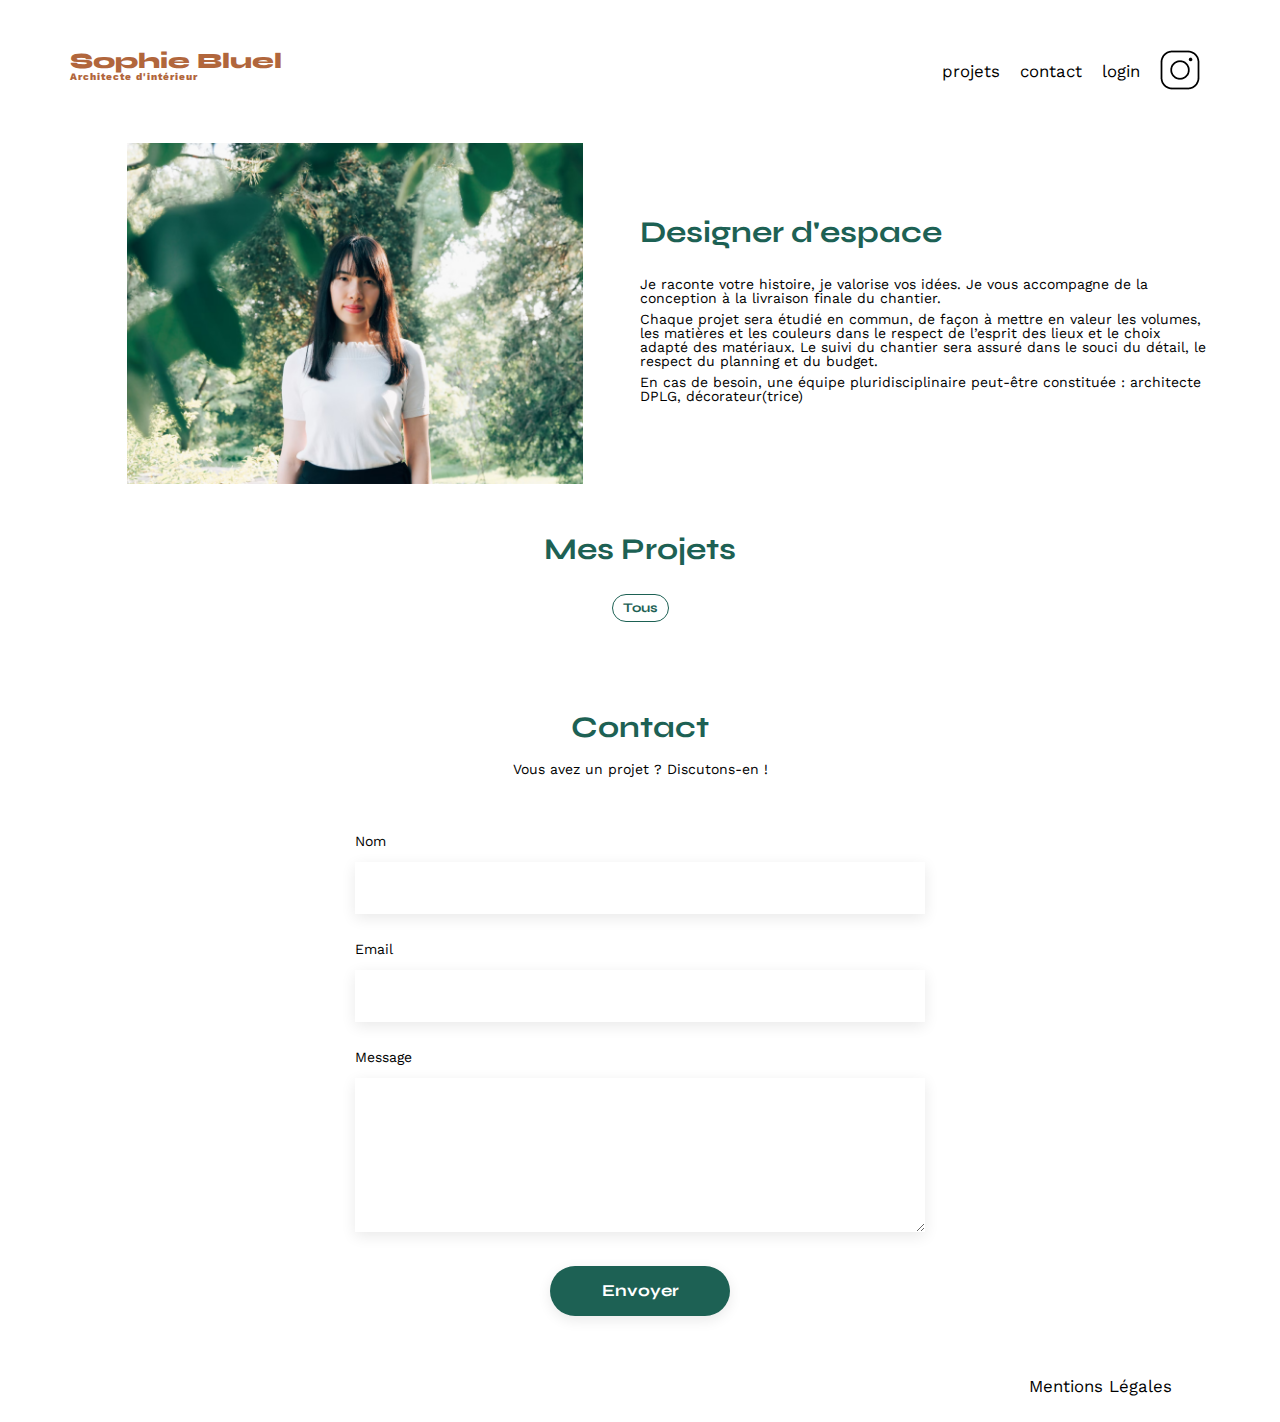
<file: FrontEnd/index.html>
<!DOCTYPE html>
<html lang="fr">
  <head>
    <meta charset="UTF-8" />
    <title>Sophie Bluel - Architecte d'intérieur</title>
    <meta name="viewport" content="width=device-width, initial-scale=1.0" />
    <link rel="preconnect" href="https://fonts.googleapis.com" />
    <link rel="preconnect" href="https://fonts.gstatic.com" crossorigin />
    <link
      href="https://fonts.googleapis.com/css2?family=Syne:wght@700;800&family=Work+Sans&display=swap"
      rel="stylesheet"
    />
    <link
      rel="stylesheet"
      href="https://cdnjs.cloudflare.com/ajax/libs/font-awesome/6.2.1/css/all.min.css"
      integrity="sha512-MV7K8+y+gLIBoVD59lQIYicR65iaqukzvf/nwasF0nqhPay5w/9lJmVM2hMDcnK1OnMGCdVK+iQrJ7lzPJQd1w=="
      crossorigin="anonymous"
      referrerpolicy="no-referrer"
    />
    <meta name="description" content="" />

    <link rel="stylesheet" href="./assets/style.css" />
  </head>
  <body>
    <!-- Bannière d’édition seulemnt quand connecté avec token-->
    <div id="edition-banner" class="edition-banner hidden">
      <div class="edition-content">
        <i class="fa-solid fa-pen-to-square"></i>
        <span>Mode édition</span>
      </div>
    </div>

    <header>
      <h1>Sophie Bluel <span>Architecte d'intérieur</span></h1>
      <nav>
        <ul>
          <li>projets</li>
          <li>contact</li>
          <li><a href="login.html">login</a></li>
          <li><img src="./assets/icons/instagram.png" alt="Instagram" /></li>
        </ul>
      </nav>
    </header>
    <main>
      <section id="introduction">
        <figure>
          <img src="./assets/images/sophie-bluel.png" alt="" />
        </figure>
        <article>
          <h2>Designer d'espace</h2>
          <p>
            Je raconte votre histoire, je valorise vos idées. Je vous accompagne
            de la conception à la livraison finale du chantier.
          </p>
          <p>
            Chaque projet sera étudié en commun, de façon à mettre en valeur les
            volumes, les matières et les couleurs dans le respect de l’esprit
            des lieux et le choix adapté des matériaux. Le suivi du chantier
            sera assuré dans le souci du détail, le respect du planning et du
            budget.
          </p>
          <p>
            En cas de besoin, une équipe pluridisciplinaire peut-être constituée
            : architecte DPLG, décorateur(trice)
          </p>
        </article>
      </section>
      <section id="portfolio">
        <div class="projets-modifs">
          <h2>Mes Projets</h2>
          <!-- Bouton modifier apparant seulement quand on est connecté  -->
          <div class="edit-button-container admin-only hidden">
            <button id="openModal">
              <i class="fa-regular fa-pen-to-square"></i> modifier
            </button>
          </div>
        </div>
<!-- Filtres injectés dynamiquement par le JS  -->
        <div class="filters"></div>
        <!-- Galerie injecté dynamiquement par le JS  -->
        <div class="gallery" id="gallery">
          <figure>
            <img src="assets/images/abajour-tahina.png" alt="Abajour Tahina" />
            <figcaption>Abajour Tahina</figcaption>
          </figure>
          <figure>
            <img
              src="assets/images/appartement-paris-v.png"
              alt="Appartement Paris V"
            />
            <figcaption>Appartement Paris V</figcaption>
          </figure>
          <figure>
            <img
              src="assets/images/restaurant-sushisen-londres.png"
              alt="Restaurant Sushisen - Londres"
            />
            <figcaption>Restaurant Sushisen - Londres</figcaption>
          </figure>
          <figure>
            <img
              src="assets/images/la-balisiere.png"
              alt="Villa “La Balisiere” - Port Louis"
            />
            <figcaption>Villa “La Balisiere” - Port Louis</figcaption>
          </figure>
          <figure>
            <img
              src="assets/images/structures-thermopolis.png"
              alt="Structures Thermopolis"
            />
            <figcaption>Structures Thermopolis</figcaption>
          </figure>
          <figure>
            <img
              src="assets/images/appartement-paris-x.png"
              alt="Appartement Paris X"
            />
            <figcaption>Appartement Paris X</figcaption>
          </figure>
          <figure>
            <img
              src="assets/images/le-coteau-cassis.png"
              alt="Pavillon “Le coteau” - Cassis"
            />
            <figcaption>Pavillon “Le coteau” - Cassis</figcaption>
          </figure>
          <figure>
            <img
              src="assets/images/villa-ferneze.png"
              alt="Villa Ferneze - Isola d’Elba"
            />
            <figcaption>Villa Ferneze - Isola d’Elba</figcaption>
          </figure>
          <figure>
            <img
              src="assets/images/appartement-paris-xviii.png"
              alt="Appartement Paris XVIII"
            />
            <figcaption>Appartement Paris XVIII</figcaption>
          </figure>
          <figure>
            <img
              src="assets/images/bar-lullaby-paris.png"
              alt="Bar “Lullaby” - Paris"
            />
            <figcaption>Bar “Lullaby” - Paris</figcaption>
          </figure>
          <figure>
            <img
              src="assets/images/hotel-first-arte-new-delhi.png"
              alt="Hotel First Arte - New Delhi"
            />
            <figcaption>Hotel First Arte - New Delhi</figcaption>
          </figure>
        </div>
      </section>
      <section id="contact">
        <h2>Contact</h2>
        <p>Vous avez un projet ? Discutons-en !</p>
        <form action="#" method="post">
          <label for="name">Nom</label>
          <input type="text" name="name" id="name" />
          <label for="email">Email</label>
          <input type="email" name="email" id="email" />
          <label for="message">Message</label>
          <textarea name="message" id="message" cols="30" rows="10"></textarea>
          <input type="submit" value="Envoyer" />
        </form>
      </section>
    </main>

    <footer>
      <nav>
        <ul>
          <li>Mentions Légales</li>
        </ul>
      </nav>
    </footer>

    <!-- MODALE GLOBALE MASQUÉE PAR DÉFAUT -->
    <div class="modal hidden" id="mediaModal">
      <div class="modal-overlay" id="modalOverlay"></div>

      <div class="modal-content" id="modalContent">
        <span class="modal-close" id="modalClose">&times;</span>

        <!-- VUE 1 : GALERIE -->
        <div class="modal-view" id="modalGalleryView">
          <h3>Galerie photo</h3>
          <div class="modal-gallery">
            <!-- Les images seront injectées ici en JS -->
          </div>
          <button id="openAddView" class="admin-only hidden">
            Ajouter une photo
          </button>
        </div>

        <!-- VUE 2 : AJOUT DES PROJETS -->
        <div class="modal-view hidden" id="modalAddView">
          <h3>Ajout photo</h3>
          <form id="addPhotoForm">
            <div class="image-preview" id="imagePreview">
              <i class="fa-regular fa-image"></i>
              <button id="AjouterPhoto">+ Ajouter photo</button> 
              <!-- <span>+ Ajouter photo</span> -->
              <p>jpg, png : 4mo max</p>
              <input type="file" name="image" accept=".jpg,.jpeg,.png" required />
            </div>
    
            <label for="title">Titre</label>
            <input type="text" name="title" id="title" class="title-input" required />
    
            <label for="category">Catégorie</label>
            <select name="category" id="category" class="category-select" required>
              <option value="" disabled selected>-- Choisir une catégorie --</option>
            </select>
    <!-- Bouton Valider désactivé par défaut  -->
            <button type="submit" disabled>Valider</button>

          </form>
          <button id="backToGallery">Retour</button>
        </div>
      </div>
    </div>
  </body>
  <script src="index.js"></script>
</html>
</file>
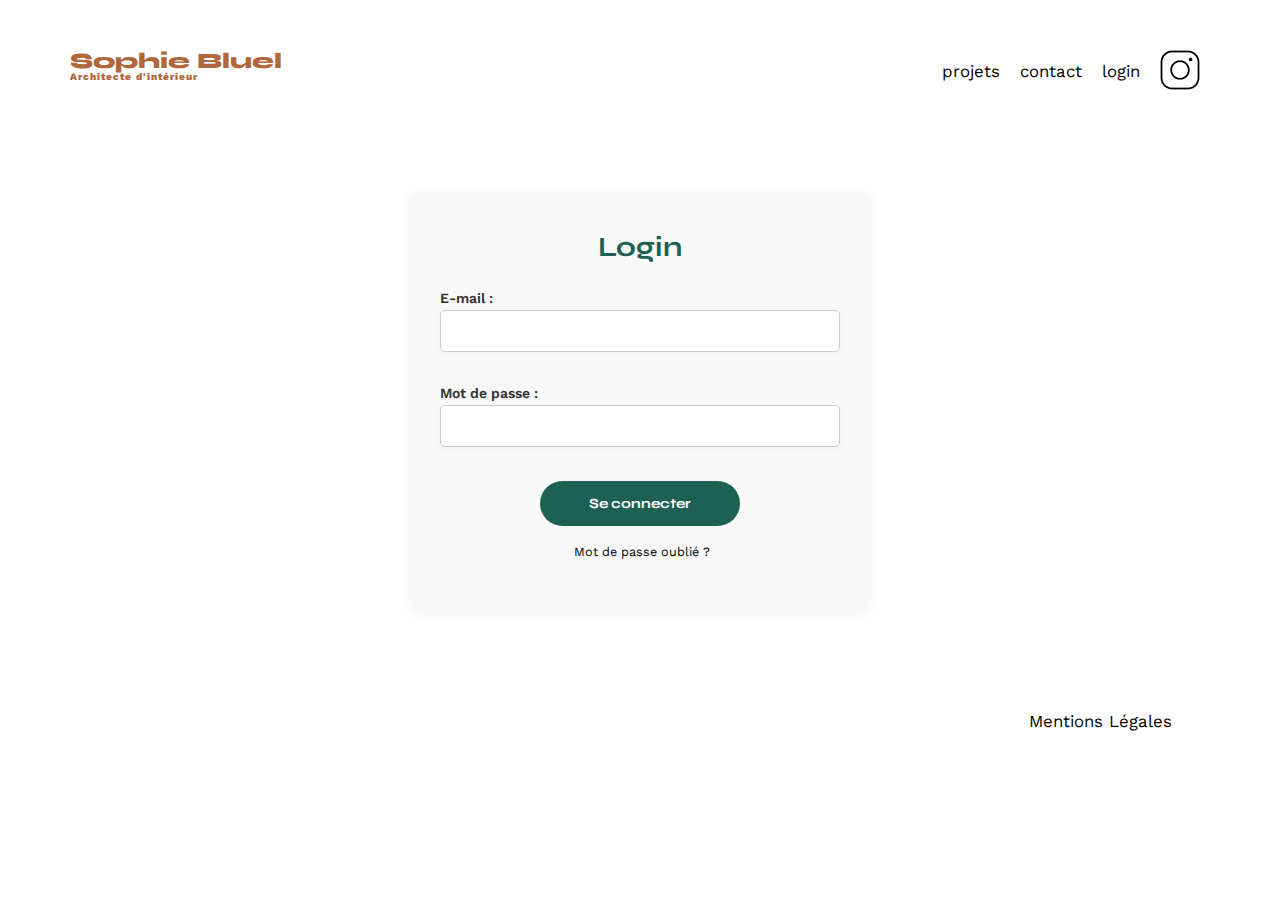
<file: FrontEnd/login.html>
<!DOCTYPE html>
<html lang="fr">
  <head>
    <meta charset="UTF-8" />
    <meta name="viewport" content="width=device-width, initial-scale=1.0" />
    <meta
      name="description"
      content="Connexion à l'espace administrateur de l'architecte Sophie Bluel"
    />
    <link
      href="https://fonts.googleapis.com/css2?family=Syne:wght@700;800&family=Work+Sans&display=swap"
      rel="stylesheet"
    />
    <link rel="stylesheet" href="./assets/style.css" />

    <title>LOGIN</title>
  </head>

  <body>
    <header>
      <h1>Sophie Bluel <span>Architecte d'intérieur</span></h1>
      <nav>
        <ul>
          <li>projets</li>
          <li>contact</li>
          <li><a href="login.html">login</a></li>
          <li><img src="./assets/icons/instagram.png" alt="Instagram" /></li>
        </ul>
      </nav>
    </header>

    <main class="login-container">
      <h2>Login</h2>
      <form id="loginForm">
        <label for="email">E-mail :</label>
        <input type="email" id="email" name="email" required /><br />

        <label for="password">Mot de passe :</label>
        <input type="password" id="password" name="password" required /><br />

        <button id="loginButton" type="submit">Se connecter</button>
        <p id="error-message" style="color: red; margin-top: 10px"></p>
        <a href="#" id="mdp-oublier" class="mdp-oublier"
          >Mot de passe oublié ?</a
        >
      </form>
    </main>
    <footer>
      <nav>
        <ul>
          <li>Mentions Légales</li>
        </ul>
      </nav>
    </footer>
    <script src="login.js"></script>
  </body>
</html>
</file>
<file: FrontEnd/assets/style.css>
/* http://meyerweb.com/eric/tools/css/reset/
   v2.0 | 20110126
   License: none (public domain)
*/

html,
body,
div,
span,
applet,
object,
iframe,
h1,
h2,
h3,
h4,
h5,
h6,
p,
blockquote,
pre,
a,
abbr,
acronym,
address,
big,
cite,
code,
del,
dfn,
em,
img,
ins,
kbd,
q,
s,
samp,
small,
strike,
strong,
sub,
sup,
tt,
var,
b,
u,
i,
center,
dl,
dt,
dd,
ol,
ul,
li,
fieldset,
form,
label,
legend,
table,
caption,
tbody,
tfoot,
thead,
tr,
th,
td,
article,
aside,
canvas,
details,
embed,
figure,
figcaption,
footer,
header,
hgroup,
menu,
nav,
output,
ruby,
section,
summary,
time,
mark,
audio,
video {
  margin: 0;
  padding: 0;
  border: 0;
  font-size: 100%;
  font: inherit;
  vertical-align: baseline;
}
/* HTML5 display-role reset for older browsers */
article,
aside,
details,
figcaption,
figure,
footer,
header,
hgroup,
menu,
nav,
section {
  display: block;
}
body {
  line-height: 1;
}
ol,
ul {
  list-style: none;
}
blockquote,
q {
  quotes: none;
}
blockquote:before,
blockquote:after,
q:before,
q:after {
  content: "";
  content: none;
}
table {
  border-collapse: collapse;
  border-spacing: 0;
}
/** end reset css**/
body {
  max-width: 1140px;
  margin: auto;
  font-family: "Work Sans";
  font-size: 14px;
}
header {
  display: flex;
  justify-content: space-between;
  margin: 50px 0;
}
section {
  margin: 50px 0;
}

h1 {
  display: flex;
  flex-direction: column;
  font-family: "Syne";
  font-size: 22px;
  font-weight: 800;
  color: #b1663c;
}

h1 > span {
  font-family: "Work Sans";
  font-size: 10px;
  letter-spacing: 0.1em;
}

h2 {
  font-family: "Syne";
  font-weight: 700;
  font-size: 30px;
  color: #1d6154;
}
nav ul {
  display: flex;
  align-items: center;
  list-style-type: none;
}
nav li {
  padding: 0 10px;
  font-size: 1.2em;
}

nav a {
  text-decoration: none;
  color: #000000;
}

li:hover {
  color: #b1663c;
}
#introduction {
  display: flex;
  align-items: center;
}
#introduction figure {
  flex: 1;
}
#introduction img {
  display: block;
  margin: auto;
  width: 80%;
}

#introduction article {
  flex: 1;
}
#introduction h2 {
  margin-bottom: 1em;
}

#introduction p {
  margin-bottom: 0.5em;
}
#portfolio h2 {
  text-align: center;
  margin-bottom: 1em;
}
.gallery {
  width: 100%;
  display: grid;
  grid-template-columns: 1fr 1fr 1fr;
  grid-column-gap: 20px;
  grid-row-gap: 20px;
}

.gallery img {
  width: 100%;
}
#contact {
  width: 50%;
  margin: auto;
}
#contact > * {
  text-align: center;
}
#contact h2 {
  margin-bottom: 20px;
}
#contact form {
  text-align: left;
  margin-top: 30px;
  display: flex;
  flex-direction: column;
}

#contact input {
  height: 50px;
  font-size: 1.2em;
  border: none;
  box-shadow: 0px 4px 14px rgba(0, 0, 0, 0.09);
}
#contact label {
  margin: 2em 0 1em 0;
}
#contact textarea {
  border: none;
  box-shadow: 0px 4px 14px rgba(0, 0, 0, 0.09);
}

input[type="submit"] {
  font-family: "Syne";
  font-weight: 700;
  color: white;
  background-color: #1d6154;
  margin: 2em auto;
  width: 180px;
  text-align: center;
  border-radius: 60px;
}

footer nav ul {
  display: flex;
  justify-content: flex-end;
  margin: 2em;
}

/**  FILTRES **/

.filters {
  display: flex;
  justify-content: center;
  margin-bottom: 40px;
  gap: 10px;
}

.filters button {
  background-color: #ffffff;
  color: #1d6154;
  border: 1px solid #1d6154;
  border-radius: 60px;
  padding: 5px 10px;
  font-family: "Syne";
  font-weight: 700;
}

.filters button:hover {
  background-color: #1d6154;
  color: white;
}


/* Style spécifique à la page de connexion LOG IN **/

main.login-container {
  max-width: 400px;
  margin: 100px auto;
  padding: 40px 30px;
  background-color: #f9f9f9;
  box-shadow: 0 0 15px rgba(0, 0, 0, 0.05);
  border-radius: 10px;
  font-family: "Work Sans", sans-serif;
}

main.login-container h2 {
  text-align: center;
  font-family: "Syne", sans-serif;
  font-size: 28px;
  color: #1d6154;
  margin-bottom: 30px;
}

#loginForm {
  display: flex;
  flex-direction: column;
}

#loginForm label {
  margin-bottom: 5px;
  font-weight: 600;
  color: #333;
}

#loginForm input {
  height: 40px;
  padding: 0 10px;
  border: 1px solid #ccc;
  border-radius: 5px;
  font-size: 1em;
  margin-bottom: 20px;
  box-shadow: 0px 2px 6px rgba(0, 0, 0, 0.03);
}

#loginForm input:focus {
  border-color: #1d6154;
  outline: none;
}

#loginForm button {
  font-family: "Syne";
  font-weight: 700;
  height: 45px;
  background-color: #1d6154;
  color: white;
  border: none;
  border-radius: 30px;
  font-size: 1em;
  font-weight: bold;
  cursor: pointer;
  transition: background 0.3s;
  margin-left: 100px;
  margin-right: 100px;
}

#loginForm button:hover {
  background-color: #144b41;
}

/** MESSAGE D'ERREUR EN CAS DE FAUSSES INFORMATIONS **/
#error-message {
  text-align: center;
  color: red;
  font-weight: 600;
  margin-top: 15px;
}

.mdp-oublier {
  font-size: 0.9em;
  color: #000000;
  text-align: right;
  display: block;
  margin-bottom: 15px;
  text-decoration: none;
  margin-left: 130px;
  margin-right: 130px;
  margin-top: 10px;
}

.mdp-oublier:hover {
  text-decoration: underline;
}

/* MODAL */
.modal {
  position: fixed;
  top: 0;
  left: 0;
  width: 100%;
  height: 100%;
  display: flex;
  justify-content: center;
  align-items: center;
  z-index: 1000;
}

/* Arrière-plan semi-transparent */
.modal-overlay {
  position: absolute;
  width: 100%;
  height: 100%;
  background: rgba(0, 0, 0, 0.6);
}

/* Contenu de la modale */
.modal-content {
  position: relative;
  background: white;
  padding: 40px;
  border-radius: 10px;
  width: 650px;
  overflow-y: auto;
  box-shadow: 0 0 15px rgba(0, 0, 0, 0.2);
  z-index: 1001;
  height: 630px;
}

.modal-close {
  position: absolute;
  top: 10px;
  right: 15px;
  font-size: 24px;
  cursor: pointer;
}

.modal-view {
  display: flex;
  flex-direction: column;
  gap: 15px;
}

.admin-only {
  display: none;
}

body.connected .admin-only {
  display: block;
}

.edit-button-container {
  display: flex;
  justify-content: center;
  margin-bottom: 20px;
}

.edit-button-container button {
  background: none;
  border: none;
  color: #1d6154;
  font-family: "Syne";
  font-size: 16px;
  cursor: pointer;
  display: flex;
  align-items: center;
  gap: 8px;
}

.edit-button-container button i {
  font-size: 14px;
}

/* Bannière d’édition */

.edition-banner {
  background-color: black;
  color: white;
  display: flex; /* Ajouté */
  justify-content: center; /* Centrage horizontal */
  align-items: center; /* Centrage vertical */
  height: 59px;
  padding: 0 20px;
  font-family: "Work Sans", sans-serif;
  font-size: 16px;
  top: 0;
  width: 100%;
  z-index: 1000;
}

.hidden {
  display: none;
}

body.has-banner {
  padding-top: 50px; /* pour éviter que le header soit masqué par la bannière */
}

.fa-solid {
  color: white;
}

.projets-modifs {
  display: flex;
  align-items: center;
  justify-content: center;
  gap: 30px;
}

.projets-modifs button {
  background: none;
  border: none;
  color: #000000;
  font-family: "Syne";
  font-size: 16px;
  cursor: pointer;
  display: flex;
  align-items: center;
  gap: 8px;
  font-weight: normal;
}

.projets-modifs button i {
  font-size: 14px;
}

.delete-btn {
  background: none;
  border: none;
  color: #000000;
  font-family: "Syne";
  font-size: 16px;
}

/* Modal détails VUE 1 */

#modalGalleryView h3 {
  font-family: "Syne";
  font-size: 16px;
  color: #000000;
  margin-bottom: 20px;
  align-items: center;
  text-align: center;
}


.modal-gallery {
  display: flex;
  flex-wrap: wrap;
  gap: 10px;
  justify-content: flex-start;
  margin-bottom: 50px;
  margin-left: 75px;
  margin-right: 80px;
  border-bottom: solid;
  border-color: #b3b3b3;
}

.modal-gallery figure {
  position: relative;
  width: 80px;
  height: 100px;
  margin: 10px 5px;
  margin-bottom: 30px;
}

.modal-gallery figcaption {
  display: none;
}

.modal-gallery figure img {
  width: 100%;
  height: 100%;
  object-fit: cover;
  border-radius: 2px;
}

.modal-gallery .delete-btn {
  position: absolute;
  top: 4px;
  right: 4px;
  background: black;
  color: white;
  border: none;
  border-radius: 3px;
  padding: 4px 5px;
  cursor: pointer;
  font-size: 12px;
  display: flex;
  align-items: center;
  justify-content: center;
}

.modal-gallery .delete-btn i {
  pointer-events: none;
}

/*  "Ajouter une photo" VUE 2 **/
#openAddView {
  display: block;
  margin: 30px auto 0;
  padding: 10px 30px;
  font-family: "Syne";
  font-weight: 700;
  font-size: 14px;
  background-color: #1d6154;
  color: white;
  border: none;
  border-radius: 25px;
  cursor: pointer;
  transition: background 0.3s ease;
}

#openAddView:hover {
  background-color: #144b41;
}

#modalAddView h3 {
  font-family: "Syne";
  font-size: 16px;
  color: #000000;
  margin-bottom: 20px;
  align-items: center;
  text-align: center;
}

/* Prévisualisation de l’image (vide ou chargée) */
.image-preview {
  background-color: #e8f1f6;
  border-radius: 5px;
  height: 180px;
  display: flex;
  justify-content: center;
  align-items: center;
  position: relative;
  flex-direction: column;
  gap: 10px;
  overflow: hidden;
  margin-bottom: 20px;
}

.image-preview i {
  font-size: 60px;
  color: #b9c5cc;
}

.image-preview span {
  font-size: 14px;
  color: #444;
  display: block;
  padding: 10px 30px;
  font-family: "Syne";
  font-weight: 500;
  font-size: 14px;
  background-color: #cbd6dc;
  color: #306685;
  border: none;
  border-radius: 25px;
  cursor: pointer;
  transition: background 0.3s ease;
}

.image-preview input {
  position: absolute;
  inset: 0;
  opacity: 0;
  cursor: pointer;
  z-index: 10;
}

.image-preview img {
  max-height: 100%;
  max-width: 100%;
  object-fit: contain;
  margin-top: 76px;
}

/* Formulaire dynamique */


form#addPhotoForm {
  margin-bottom: 50px;
  margin-left: 75px;
  margin-right: 80px;
}

#addPhotoForm {
  display: flex;
  flex-direction: column;
  gap: 10px;
}

#addPhotoForm label {
  font-weight: 500;
  font-size: 14px;
  margin-top: 10px;
}

#addPhotoForm select {
  padding: 10px;
  font-size: 14px;
  border: 1px solid #ccc;
  border-radius: 5px;
  margin-bottom: 80px;
}

.category-select {
  padding: 10px;
  font-size: 14px;
  border: 1px solid #ccc;
  border-radius: 5px;
  box-shadow: 0 0 5px rgba(29, 97, 84, 0.5);
}

.title-input {
  padding: 10px;
  font-size: 14px;
  border: 1px solid #ccc;
  border-radius: 5px;
  box-shadow: 0 0 5px rgba(29, 97, 84, 0.5);
}

/* Bouton Valider */

#addPhotoForm button {
  display: block;
  margin: 30px auto 0;
  padding: 10px 30px;
  font-family: "Syne";
  font-weight: 700;
  font-size: 14px;
  background-color: #A7A7A7;
  color: white;
  border: none;
  border-radius: 25px;
  cursor: pointer;
  transition: background 0.3s ease;
}

#addPhotoForm button:disabled {
  background-color: #a7a7a7;
  cursor: not-allowed;
}

#addPhotoForm button.valid {
  background-color: #1D6154;
  color: white;
  cursor: pointer;
}


#backToGallery {
  display: none;
}
</file>
